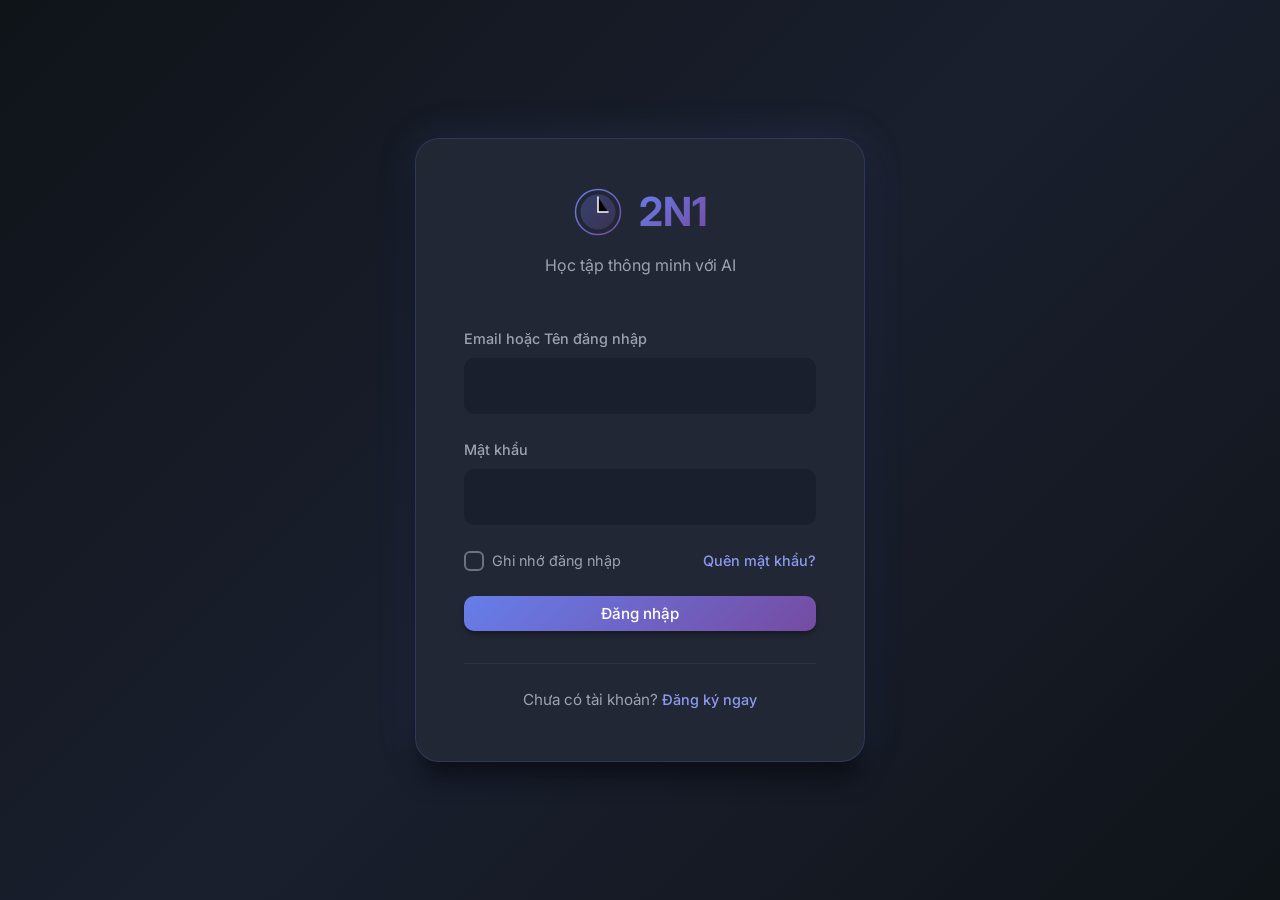
<file: index.html>
<!DOCTYPE html>
<html lang="vi">
<head>
    <meta charset="UTF-8">
    <meta name="viewport" content="width=device-width, initial-scale=1.0">
    <title>2N1 - Học Tập Thông Minh</title>
    <meta name="description" content="Ứng dụng học tập thông minh với AI, giúp bạn tập trung và quản lý thời gian hiệu quả">
    <link rel="stylesheet" href="public/css/main.css">
    <link rel="stylesheet" href="public/css/auth.css">
    <link href="https://fonts.googleapis.com/css2?family=Inter:wght@300;400;500;600;700&display=swap" rel="stylesheet">
</head>
<body>
    <!-- Particle Background Effect -->
    <div id="particles-bg"></div>
    
    <!-- Login Container -->
    <div class="auth-container">
        <div class="auth-card">
            <div class="auth-header">
                <div class="logo-container">
                    <svg class="logo-icon" viewBox="0 0 100 100" xmlns="http://www.w3.org/2000/svg">
                        <circle cx="50" cy="50" r="45" fill="none" stroke="url(#gradient1)" stroke-width="3"/>
                        <circle cx="50" cy="50" r="35" fill="url(#gradient2)"/>
                        <path d="M50 20 L50 50 L70 50" stroke="white" stroke-width="3" stroke-linecap="round"/>
                        <defs>
                            <linearGradient id="gradient1" x1="0%" y1="0%" x2="100%" y2="100%">
                                <stop offset="0%" style="stop-color:#667eea;stop-opacity:1" />
                                <stop offset="100%" style="stop-color:#764ba2;stop-opacity:1" />
                            </linearGradient>
                            <linearGradient id="gradient2" x1="0%" y1="0%" x2="100%" y2="100%">
                                <stop offset="0%" style="stop-color:#667eea;stop-opacity:0.3" />
                                <stop offset="100%" style="stop-color:#764ba2;stop-opacity:0.3" />
                            </linearGradient>
                        </defs>
                    </svg>
                    <h1 class="logo-text">2N1</h1>
                </div>
                <p class="auth-subtitle">Học tập thông minh với AI</p>
            </div>

            <form id="loginForm" class="auth-form">
                <div class="form-group">
                    <label for="loginEmail">Email hoặc Tên đăng nhập</label>
                    <input type="text" id="loginEmail" name="email" required autocomplete="username">
                    <span class="input-highlight"></span>
                </div>

                <div class="form-group">
                    <label for="loginPassword">Mật khẩu</label>
                    <input type="password" id="loginPassword" name="password" required autocomplete="current-password">
                    <span class="input-highlight"></span>
                </div>

                <div class="form-options">
                    <label class="checkbox-label">
                        <input type="checkbox" id="rememberMe">
                        <span class="checkbox-custom"></span>
                        <span class="checkbox-text">Ghi nhớ đăng nhập</span>
                    </label>
                    <a href="forgot-password.html" class="link-text">Quên mật khẩu?</a>
                </div>

                <div id="loginError" class="error-message"></div>

                <button type="submit" class="btn btn-primary">
                    <span class="btn-text">Đăng nhập</span>
                    <span class="btn-loader"></span>
                </button>
            </form>

            <div class="auth-footer">
                <p>Chưa có tài khoản? <a href="register.html" class="link-text">Đăng ký ngay</a></p>
            </div>
        </div>
    </div>

    <script src="public/js/particles.js"></script>
    <script src="public/js/storage.js"></script>
    <script src="public/js/auth.js"></script>
</body>
</html>
</file>
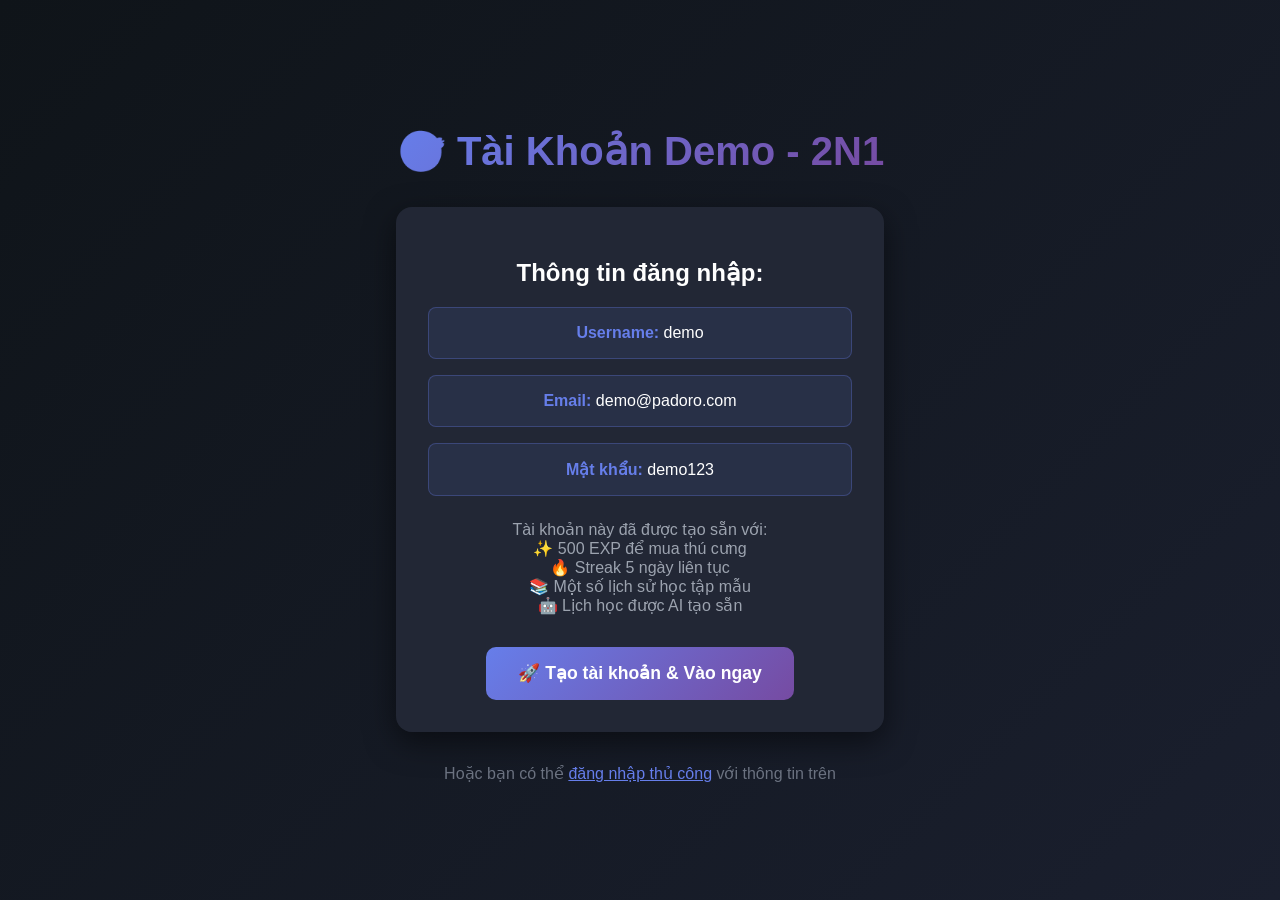
<file: demo.html>
<!DOCTYPE html>
<html lang="vi">

<head>
    <meta charset="UTF-8">
    <meta name="viewport" content="width=device-width, initial-scale=1.0">
    <title>Demo Account - 2N1</title>
    <style>
        body {
            margin: 0;
            padding: 0;
            font-family: 'Inter', sans-serif;
            background: linear-gradient(135deg, #0f1419 0%, #1a1f2e 100%);
            color: white;
            display: flex;
            align-items: center;
            justify-content: center;
            min-height: 100vh;
        }

        .container {
            text-align: center;
            padding: 2rem;
        }

        h1 {
            font-size: 2.5rem;
            margin-bottom: 1rem;
            background: linear-gradient(135deg, #667eea, #764ba2);
            -webkit-background-clip: text;
            -webkit-text-fill-color: transparent;
        }

        .info {
            background: rgba(35, 41, 54, 0.95);
            padding: 2rem;
            border-radius: 16px;
            max-width: 500px;
            margin: 2rem auto;
            box-shadow: 0 10px 30px rgba(0, 0, 0, 0.5);
        }

        .credential {
            background: rgba(102, 126, 234, 0.1);
            padding: 1rem;
            border-radius: 8px;
            margin: 1rem 0;
            border: 1px solid rgba(102, 126, 234, 0.3);
        }

        .credential strong {
            color: #667eea;
        }

        .btn {
            display: inline-block;
            padding: 1rem 2rem;
            background: linear-gradient(135deg, #667eea, #764ba2);
            color: white;
            text-decoration: none;
            border-radius: 10px;
            font-weight: 600;
            font-size: 1.1rem;
            margin-top: 1rem;
            transition: transform 0.2s;
            cursor: pointer;
            border: none;
            font-family: inherit;
        }

        .btn:hover {
            transform: translateY(-2px);
            box-shadow: 0 10px 20px rgba(102, 126, 234, 0.4);
        }

        .loader {
            display: none;
            width: 40px;
            height: 40px;
            border: 4px solid rgba(255, 255, 255, 0.1);
            border-top-color: #667eea;
            border-radius: 50%;
            animation: spin 0.8s linear infinite;
            margin: 2rem auto;
        }

        @keyframes spin {
            to {
                transform: rotate(360deg);
            }
        }

        .success {
            color: #10b981;
            font-size: 1.2rem;
            margin: 1rem 0;
            display: none;
        }
    </style>
</head>

<body>
    <div class="container">
        <h1>🎯 Tài Khoản Demo - 2N1</h1>

        <div class="info">
            <h2>Thông tin đăng nhập:</h2>

            <div class="credential">
                <strong>Username:</strong> demo
            </div>

            <div class="credential">
                <strong>Email:</strong> demo@padoro.com
            </div>

            <div class="credential">
                <strong>Mật khẩu:</strong> demo123
            </div>

            <p style="color: #9ca3af; margin-top: 1.5rem;">
                Tài khoản này đã được tạo sẵn với:<br>
                ✨ 500 EXP để mua thú cưng<br>
                🔥 Streak 5 ngày liên tục<br>
                📚 Một số lịch sử học tập mẫu<br>
                🤖 Lịch học được AI tạo sẵn
            </p>

            <div class="loader" id="loader"></div>
            <div class="success" id="success">✅ Đã tạo tài khoản và đăng nhập!</div>

            <button class="btn" id="createBtn" onclick="createAndLogin()">
                🚀 Tạo tài khoản & Vào ngay
            </button>
        </div>

        <p style="color: #6b7280; margin-top: 2rem;">
            Hoặc bạn có thể <a href="index.html" style="color: #667eea;">đăng nhập thủ công</a> với thông tin trên
        </p>
    </div>

    <script src="public/js/storage.js"></script>
    <script>
        function createAndLogin() {
            const btn = document.getElementById('createBtn');
            const loader = document.getElementById('loader');
            const success = document.getElementById('success');

            btn.style.display = 'none';
            loader.style.display = 'block';

            // Check if demo account already exists
            const existingUser = Storage.findUser('demo');

            if (!existingUser) {
                // Create demo account with sample data
                const demoUser = {
                    id: Date.now().toString(),
                    username: 'demo',
                    email: 'demo@padoro.com',
                    password: 'demo123',
                    createdAt: new Date(Date.now() - 7 * 24 * 60 * 60 * 1000).toISOString(), // 7 days ago
                    exp: 500,
                    streak: 5,
                    lastActive: new Date().toISOString(),
                    settings: {
                        focusTime: 25,
                        shortBreak: 5,
                        longBreak: 15,
                        apiKey: ''
                    },
                    stats: {
                        totalSessions: 15,
                        totalMinutes: 375
                    },
                    pets: ['🐱', '🐶', '🐰'], // Has bought some pets
                    activePet: '🐶',
                    schedules: [
                        {
                            id: '1',
                            name: 'Lịch học tuần này',
                            createdAt: new Date().toISOString(),
                            data: {
                                monday: ['8:00-10:00 Toán - Đại số', '10:15-12:00 Lý - Cơ học', '14:00-16:00 Hóa - Hữu cơ'],
                                tuesday: ['8:00-10:00 Văn - Nghị luận', '10:15-12:00 Anh - Grammar', '14:00-16:00 Sử - Lịch sử Việt Nam'],
                                wednesday: ['8:00-10:00 Toán - Hình học', '10:15-12:00 Lý - Điện học', '14:00-16:00 Hóa - Vô cơ'],
                                thursday: ['8:00-10:00 Văn - Văn học', '10:15-12:00 Anh - Reading', '14:00-16:00 Địa - Địa lý tự nhiên'],
                                friday: ['8:00-10:00 Toán - Ôn tập', '10:15-12:00 Lý - Ôn tập', '14:00-16:00 Hóa - Ôn tập'],
                                saturday: ['9:00-11:00 Ôn tập tổng hợp', '14:00-16:00 Làm bài tập'],
                                sunday: ['Nghỉ ngơi - Đọc sách'],
                                advice: 'Hãy giữ nhịp độ học đều đặn, nghỉ ngơi đầy đủ để não bộ hấp thụ kiến thức tốt nhất!'
                            }
                        }
                    ],
                    history: [
                        { date: getDateString(-5), minutes: 75, exp: 15 },
                        { date: getDateString(-4), minutes: 100, exp: 20 },
                        { date: getDateString(-3), minutes: 50, exp: 10 },
                        { date: getDateString(-2), minutes: 80, exp: 16 },
                        { date: getDateString(-1), minutes: 70, exp: 14 }
                    ],
                    feedbacks: []
                };

                // Save to storage
                const users = Storage.getUsers();
                users.push(demoUser);
                Storage.saveUsers(users);
            }

            // Set as current user
            Storage.setCurrentUser('demo');

            // Show success
            setTimeout(() => {
                loader.style.display = 'none';
                success.style.display = 'block';

                // Redirect to app
                setTimeout(() => {
                    window.location.href = 'app.html';
                }, 1500);
            }, 1000);
        }

        function getDateString(daysOffset) {
            const date = new Date();
            date.setDate(date.getDate() + daysOffset);
            return date.toISOString().split('T')[0];
        }

        // Auto create and login if URL has ?auto parameter
        if (window.location.search.includes('auto')) {
            window.onload = () => {
                setTimeout(() => createAndLogin(), 500);
            };
        }
    </script>
</body>

</html>
</file>
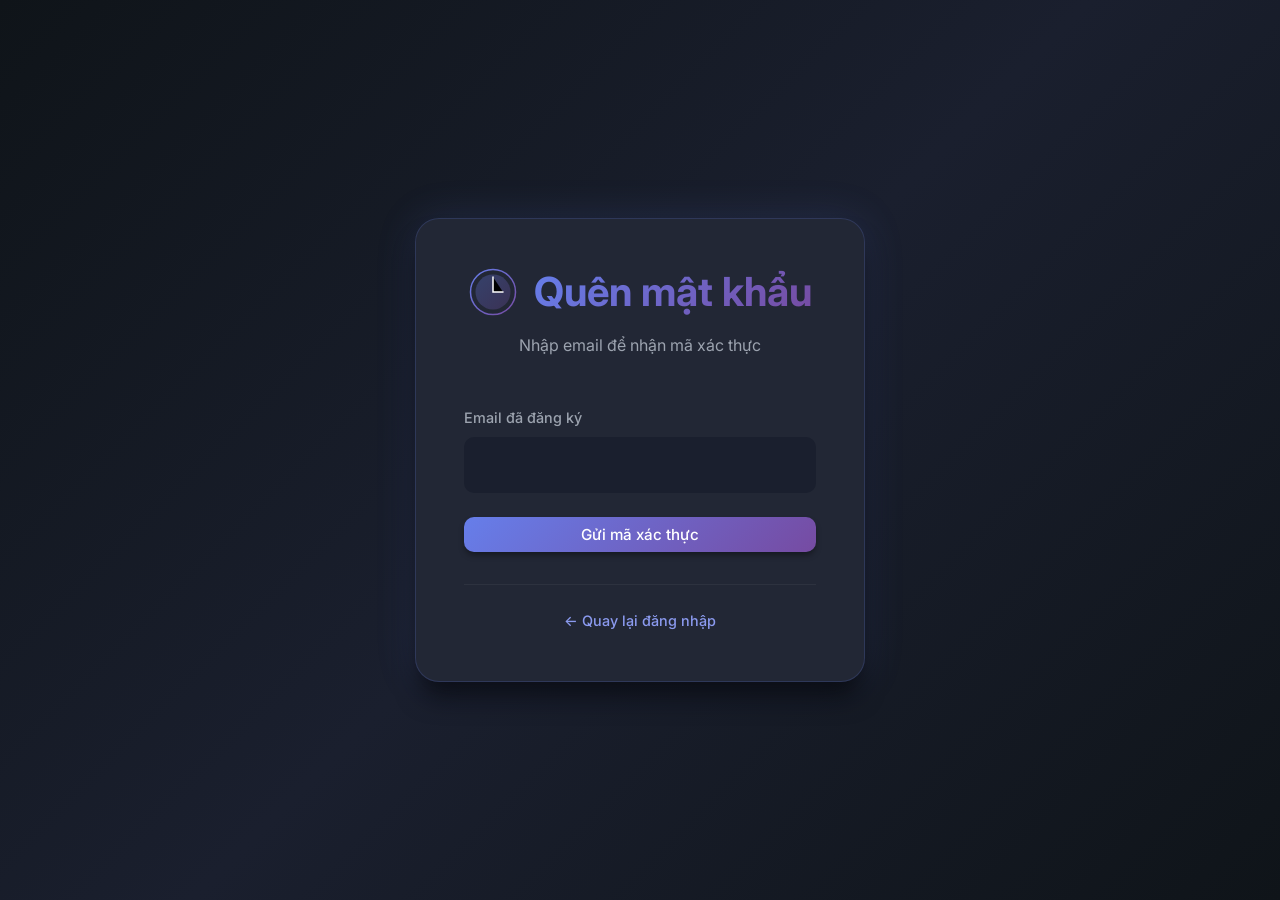
<file: forgot-password.html>
<!DOCTYPE html>
<html lang="vi">

<head>
    <meta charset="UTF-8">
    <meta name="viewport" content="width=device-width, initial-scale=1.0">
    <title>Quên mật khẩu - 2N1</title>
    <meta name="description" content="Khôi phục mật khẩu tài khoản 2N1">
    <link rel="stylesheet" href="public/css/main.css">
    <link rel="stylesheet" href="public/css/auth.css">
    <link href="https://fonts.googleapis.com/css2?family=Inter:wght@300;400;500;600;700&display=swap" rel="stylesheet">
</head>

<body>
    <!-- Particle Background Effect -->
    <div id="particles-bg"></div>

    <!-- Forgot Password Container -->
    <div class="auth-container">
        <div class="auth-card">
            <div class="auth-header">
                <div class="logo-container">
                    <svg class="logo-icon" viewBox="0 0 100 100" xmlns="http://www.w3.org/2000/svg">
                        <circle cx="50" cy="50" r="45" fill="none" stroke="url(#gradient1)" stroke-width="3" />
                        <circle cx="50" cy="50" r="35" fill="url(#gradient2)" />
                        <path d="M50 20 L50 50 L70 50" stroke="white" stroke-width="3" stroke-linecap="round" />
                        <defs>
                            <linearGradient id="gradient1" x1="0%" y1="0%" x2="100%" y2="100%">
                                <stop offset="0%" style="stop-color:#667eea;stop-opacity:1" />
                                <stop offset="100%" style="stop-color:#764ba2;stop-opacity:1" />
                            </linearGradient>
                            <linearGradient id="gradient2" x1="0%" y1="0%" x2="100%" y2="100%">
                                <stop offset="0%" style="stop-color:#667eea;stop-opacity:0.3" />
                                <stop offset="100%" style="stop-color:#764ba2;stop-opacity:0.3" />
                            </linearGradient>
                        </defs>
                    </svg>
                    <h1 class="logo-text">Quên mật khẩu</h1>
                </div>
                <p class="auth-subtitle">Nhập email để nhận mã xác thực</p>
            </div>

            <!-- Step 1: Request Code -->
            <form id="forgotPasswordForm" class="auth-form">
                <div class="form-group">
                    <label for="forgotEmail">Email đã đăng ký</label>
                    <input type="email" id="forgotEmail" name="email" required autocomplete="email">
                    <span class="input-highlight"></span>
                </div>

                <div id="forgotError" class="error-message"></div>
                <div id="forgotSuccess" class="success-message"></div>

                <button type="submit" class="btn btn-primary">
                    <span class="btn-text">Gửi mã xác thực</span>
                    <span class="btn-loader"></span>
                </button>
            </form>

            <!-- Step 2: Verify Code & Reset Password -->
            <form id="resetPasswordForm" class="auth-form" style="display: none;">
                <div class="form-group">
                    <label for="verificationCode">Mã xác thực (đã gửi vào email)</label>
                    <input type="text" id="verificationCode" name="code" required maxlength="6" autocomplete="off">
                    <span class="input-highlight"></span>
                    <small class="form-hint">Nhập mã 6 chữ số</small>
                </div>

                <div class="form-group">
                    <label for="newPassword">Mật khẩu mới</label>
                    <input type="password" id="newPassword" name="password" required minlength="6"
                        autocomplete="new-password">
                    <span class="input-highlight"></span>
                </div>

                <div class="form-group">
                    <label for="confirmNewPassword">Xác nhận mật khẩu mới</label>
                    <input type="password" id="confirmNewPassword" name="confirmPassword" required
                        autocomplete="new-password">
                    <span class="input-highlight"></span>
                </div>

                <div id="resetError" class="error-message"></div>
                <div id="resetSuccess" class="success-message"></div>

                <button type="submit" class="btn btn-primary">
                    <span class="btn-text">Đặt lại mật khẩu</span>
                    <span class="btn-loader"></span>
                </button>

                <button type="button" id="resendCodeBtn" class="btn btn-secondary">
                    <span class="btn-text">Gửi lại mã</span>
                </button>
            </form>

            <div class="auth-footer">
                <p><a href="index.html" class="link-text">← Quay lại đăng nhập</a></p>
            </div>
        </div>
    </div>

    <script src="public/js/particles.js"></script>
    <script src="public/js/storage.js"></script>
    <script src="public/js/auth.js"></script>
</body>

</html>
</file>
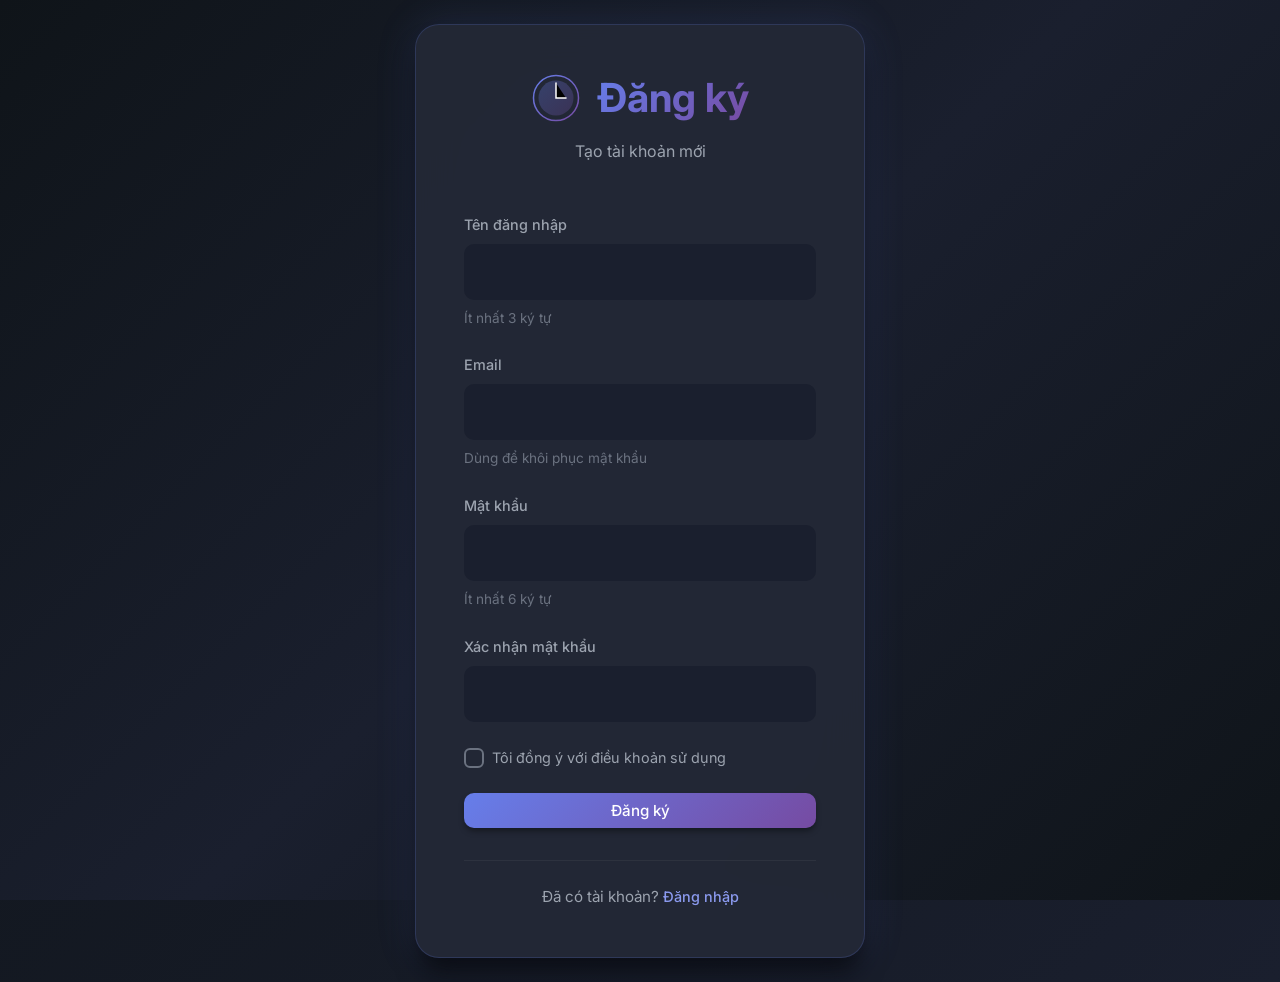
<file: register.html>
<!DOCTYPE html>
<html lang="vi">

<head>
    <meta charset="UTF-8">
    <meta name="viewport" content="width=device-width, initial-scale=1.0">
    <title>Đăng ký - 2N1</title>
    <meta name="description" content="Đăng ký tài khoản 2N1 để bắt đầu học tập thông minh với AI">
    <link rel="stylesheet" href="public/css/main.css">
    <link rel="stylesheet" href="public/css/auth.css">
    <link href="https://fonts.googleapis.com/css2?family=Inter:wght@300;400;500;600;700&display=swap" rel="stylesheet">
</head>

<body>
    <!-- Particle Background Effect -->
    <div id="particles-bg"></div>

    <!-- Register Container -->
    <div class="auth-container">
        <div class="auth-card">
            <div class="auth-header">
                <div class="logo-container">
                    <svg class="logo-icon" viewBox="0 0 100 100" xmlns="http://www.w3.org/2000/svg">
                        <circle cx="50" cy="50" r="45" fill="none" stroke="url(#gradient1)" stroke-width="3" />
                        <circle cx="50" cy="50" r="35" fill="url(#gradient2)" />
                        <path d="M50 20 L50 50 L70 50" stroke="white" stroke-width="3" stroke-linecap="round" />
                        <defs>
                            <linearGradient id="gradient1" x1="0%" y1="0%" x2="100%" y2="100%">
                                <stop offset="0%" style="stop-color:#667eea;stop-opacity:1" />
                                <stop offset="100%" style="stop-color:#764ba2;stop-opacity:1" />
                            </linearGradient>
                            <linearGradient id="gradient2" x1="0%" y1="0%" x2="100%" y2="100%">
                                <stop offset="0%" style="stop-color:#667eea;stop-opacity:0.3" />
                                <stop offset="100%" style="stop-color:#764ba2;stop-opacity:0.3" />
                            </linearGradient>
                        </defs>
                    </svg>
                    <h1 class="logo-text">Đăng ký</h1>
                </div>
                <p class="auth-subtitle">Tạo tài khoản mới</p>
            </div>

            <form id="registerForm" class="auth-form">
                <div class="form-group">
                    <label for="registerUsername">Tên đăng nhập</label>
                    <input type="text" id="registerUsername" name="username" required minlength="3"
                        autocomplete="username">
                    <span class="input-highlight"></span>
                    <small class="form-hint">Ít nhất 3 ký tự</small>
                </div>

                <div class="form-group">
                    <label for="registerEmail">Email</label>
                    <input type="email" id="registerEmail" name="email" required autocomplete="email">
                    <span class="input-highlight"></span>
                    <small class="form-hint">Dùng để khôi phục mật khẩu</small>
                </div>

                <div class="form-group">
                    <label for="registerPassword">Mật khẩu</label>
                    <input type="password" id="registerPassword" name="password" required minlength="6"
                        autocomplete="new-password">
                    <span class="input-highlight"></span>
                    <small class="form-hint">Ít nhất 6 ký tự</small>
                </div>

                <div class="form-group">
                    <label for="registerConfirmPassword">Xác nhận mật khẩu</label>
                    <input type="password" id="registerConfirmPassword" name="confirmPassword" required
                        autocomplete="new-password">
                    <span class="input-highlight"></span>
                </div>

                <div class="form-options">
                    <label class="checkbox-label">
                        <input type="checkbox" id="agreeTerms" required>
                        <span class="checkbox-custom"></span>
                        <span class="checkbox-text">Tôi đồng ý với điều khoản sử dụng</span>
                    </label>
                </div>

                <div id="registerError" class="error-message"></div>
                <div id="registerSuccess" class="success-message"></div>

                <button type="submit" class="btn btn-primary">
                    <span class="btn-text">Đăng ký</span>
                    <span class="btn-loader"></span>
                </button>
            </form>

            <div class="auth-footer">
                <p>Đã có tài khoản? <a href="index.html" class="link-text">Đăng nhập</a></p>
            </div>
        </div>
    </div>

    <script src="public/js/particles.js"></script>
    <script src="public/js/storage.js"></script>
    <script src="public/js/auth.js"></script>
</body>

</html>
</file>
<file: public/css/main.css>
/* ===== GLOBAL STYLES ===== */
:root {
    /* Focus-promoting colors - Calming blues and purples */
    --primary: #667eea;
    --primary-dark: #5568d3;
    --primary-light: #8b9aef;
    --secondary: #764ba2;
    --accent: #f093fb;
    
    /* Neutral colors */
    --bg-primary: #0f1419;
    --bg-secondary: #1a1f2e;
    --bg-card: #232936;
    --bg-hover: #2d3548;
    
    /* Text colors */
    --text-primary: #e8eaed;
    --text-secondary: #9ca3af;
    --text-muted: #6b7280;
    
    /* Status colors */
    --success: #10b981;
    --warning: #f59e0b;
    --error: #ef4444;
    --info: #3b82f6;
    
    /* Shadows and effects */
    --shadow-sm: 0 1px 2px 0 rgba(0, 0, 0, 0.3);
    --shadow-md: 0 4px 6px -1px rgba(0, 0, 0, 0.4);
    --shadow-lg: 0 10px 15px -3px rgba(0, 0, 0, 0.5);
    --shadow-xl: 0 20px 25px -5px rgba(0, 0, 0, 0.6);
    --shadow-glow: 0 0 20px rgba(102, 126, 234, 0.4);
    
    /* Transitions */
    --transition-fast: 150ms ease;
    --transition-base: 250ms ease;
    --transition-slow: 350ms ease;
    
    /* Border radius */
    --radius-sm: 6px;
    --radius-md: 10px;
    --radius-lg: 16px;
    --radius-xl: 24px;
    --radius-full: 9999px;
    
    /* Spacing */
    --space-xs: 0.25rem;
    --space-sm: 0.5rem;
    --space-md: 1rem;
    --space-lg: 1.5rem;
    --space-xl: 2rem;
    --space-2xl: 3rem;
}

* {
    margin: 0;
    padding: 0;
    box-sizing: border-box;
}

html {
    font-size: 16px;
    scroll-behavior: smooth;
}

body {
    font-family: 'Inter', -apple-system, BlinkMacSystemFont, 'Segoe UI', sans-serif;
    background: linear-gradient(135deg, var(--bg-primary) 0%, var(--bg-secondary) 100%);
    color: var(--text-primary);
    line-height: 1.6;
    min-height: 100vh;
    overflow-x: hidden;
    -webkit-font-smoothing: antialiased;
    -moz-osx-font-smoothing: grayscale;
}

/* ===== TYPOGRAPHY ===== */
h1, h2, h3, h4, h5, h6 {
    font-weight: 600;
    line-height: 1.2;
    color: var(--text-primary);
}

h1 { font-size: 2.5rem; }
h2 { font-size: 2rem; }
h3 { font-size: 1.5rem; }
h4 { font-size: 1.25rem; }
h5 { font-size: 1.125rem; }
h6 { font-size: 1rem; }

p {
    margin-bottom: var(--space-md);
}

a {
    color: var(--primary-light);
    text-decoration: none;
    transition: color var(--transition-fast);
}

a:hover {
    color: var(--primary);
}

/* ===== BUTTONS ===== */
.btn {
    display: inline-flex;
    align-items: center;
    justify-content: center;
    gap: var(--space-sm);
    padding: var(--space-sm) var(--space-lg);
    font-size: 0.95rem;
    font-weight: 500;
    border: none;
    border-radius: var(--radius-md);
    cursor: pointer;
    transition: all var(--transition-base);
    position: relative;
    overflow: hidden;
    font-family: inherit;
}

.btn::before {
    content: '';
    position: absolute;
    top: 50%;
    left: 50%;
    width: 0;
    height: 0;
    border-radius: 50%;
    background: rgba(255, 255, 255, 0.1);
    transform: translate(-50%, -50%);
    transition: width var(--transition-slow), height var(--transition-slow);
}

.btn:hover::before {
    width: 300px;
    height: 300px;
}

.btn:active {
    transform: scale(0.97);
}

.btn-primary {
    background: linear-gradient(135deg, var(--primary) 0%, var(--secondary) 100%);
    color: white;
    box-shadow: var(--shadow-md);
}

.btn-primary:hover {
    box-shadow: var(--shadow-lg), var(--shadow-glow);
    transform: translateY(-2px);
}

.btn-secondary {
    background: var(--bg-card);
    color: var(--text-primary);
    border: 1px solid var(--bg-hover);
}

.btn-secondary:hover {
    background: var(--bg-hover);
}

.btn-outline {
    background: transparent;
    color: var(--primary);
    border: 2px solid var(--primary);
}

.btn-outline:hover {
    background: var(--primary);
    color: white;
}

.btn-large {
    padding: var(--space-md) var(--space-xl);
    font-size: 1.1rem;
}

.btn-icon {
    padding: var(--space-sm);
    background: transparent;
    border: none;
    color: var(--text-secondary);
    cursor: pointer;
    border-radius: var(--radius-sm);
    transition: all var(--transition-fast);
}

.btn-icon svg {
    width: 20px;
    height: 20px;
}

.btn-icon:hover {
    background: var(--bg-hover);
    color: var(--text-primary);
}

.btn-ai {
    background: linear-gradient(135deg, #f093fb 0%, #f5576c 100%);
    color: white;
    animation: pulse 2s ease-in-out infinite;
}

@keyframes pulse {
    0%, 100% { opacity: 1; }
    50% { opacity: 0.8; }
}

/* Button loading state */
.btn.loading {
    pointer-events: none;
    opacity: 0.7;
}

.btn-loader {
    display: none;
    width: 16px;
    height: 16px;
    border: 2px solid transparent;
    border-top-color: currentColor;
    border-radius: 50%;
    animation: spin 0.6s linear infinite;
}

.btn.loading .btn-text {
    display: none;
}

.btn.loading .btn-loader {
    display: block;
}

@keyframes spin {
    to { transform: rotate(360deg); }
}

/* ===== FORM ELEMENTS ===== */
input, textarea, select {
    width: 100%;
    padding: var(--space-md);
    background: var(--bg-card);
    border: 2px solid transparent;
    border-radius: var(--radius-md);
    color: var(--text-primary);
    font-family: inherit;
    font-size: 0.95rem;
    transition: all var(--transition-base);
}

input:focus, textarea:focus, select:focus {
    outline: none;
    border-color: var(--primary);
    background: var(--bg-secondary);
    box-shadow: 0 0 0 3px rgba(102, 126, 234, 0.1);
}

input::placeholder, textarea::placeholder {
    color: var(--text-muted);
}

/* ===== CARDS ===== */
.card {
    background: var(--bg-card);
    border-radius: var(--radius-lg);
    padding: var(--space-xl);
    box-shadow: var(--shadow-md);
    transition: all var(--transition-base);
}

.card:hover {
    box-shadow: var(--shadow-lg);
    transform: translateY(-2px);
}

/* ===== UTILITIES ===== */
.container {
    width: 100%;
    max-width: 1200px;
    margin: 0 auto;
    padding: 0 var(--space-lg);
}

.flex {
    display: flex;
}

.flex-col {
    flex-direction: column;
}

.items-center {
    align-items: center;
}

.justify-between {
    justify-content: space-between;
}

.gap-sm { gap: var(--space-sm); }
.gap-md { gap: var(--space-md); }
.gap-lg { gap: var(--space-lg); }

.text-center {
    text-align: center;
}

.text-muted {
    color: var(--text-muted);
}

.mb-sm { margin-bottom: var(--space-sm); }
.mb-md { margin-bottom: var(--space-md); }
.mb-lg { margin-bottom: var(--space-lg); }

.mt-sm { margin-top: var(--space-sm); }
.mt-md { margin-top: var(--space-md); }
.mt-lg { margin-top: var(--space-lg); }

/* ===== ANIMATIONS ===== */
@keyframes fadeIn {
    from {
        opacity: 0;
        transform: translateY(20px);
    }
    to {
        opacity: 1;
        transform: translateY(0);
    }
}

@keyframes slideInRight {
    from {
        opacity: 0;
        transform: translateX(30px);
    }
    to {
        opacity: 1;
        transform: translateX(0);
    }
}

@keyframes scaleIn {
    from {
        opacity: 0;
        transform: scale(0.9);
    }
    to {
        opacity: 1;
        transform: scale(1);
    }
}

.fade-in {
    animation: fadeIn 0.5s ease-out;
}

.slide-in {
    animation: slideInRight 0.5s ease-out;
}

.scale-in {
    animation: scaleIn 0.3s ease-out;
}

/* ===== LOADING STATES ===== */
.loader {
    width: 40px;
    height: 40px;
    border: 4px solid var(--bg-hover);
    border-top-color: var(--primary);
    border-radius: 50%;
    animation: spin 0.8s linear infinite;
}

.loading {
    display: flex;
    flex-direction: column;
    align-items: center;
    gap: var(--space-md);
    padding: var(--space-2xl);
}

.loading p {
    color: var(--text-secondary);
    margin: 0;
}

/* ===== SCROLLBAR ===== */
::-webkit-scrollbar {
    width: 10px;
    height: 10px;
}

::-webkit-scrollbar-track {
    background: var(--bg-secondary);
}

::-webkit-scrollbar-thumb {
    background: var(--bg-hover);
    border-radius: var(--radius-full);
}

::-webkit-scrollbar-thumb:hover {
    background: var(--primary);
}

/* ===== RESPONSIVE ===== */
@media (max-width: 768px) {
    html {
        font-size: 14px;
    }
    
    h1 { font-size: 2rem; }
    h2 { font-size: 1.75rem; }
    h3 { font-size: 1.5rem; }
    
    .container {
        padding: 0 var(--space-md);
    }
}

@media (max-width: 480px) {
    html {
        font-size: 13px;
    }
}

/* Selection color */
::selection {
    background: var(--primary);
    color: white;
}

::-moz-selection {
    background: var(--primary);
    color: white;
}
</file>
<file: public/css/auth.css>
/* ===== AUTHENTICATION PAGES ===== */

/* Particle Background */
#particles-bg {
    position: fixed;
    top: 0;
    left: 0;
    width: 100%;
    height: 100%;
    z-index: 0;
    background: linear-gradient(135deg, #0f1419 0%, #1a1f2e 50%, #0f1419 100%);
    overflow: hidden;
}

/* Auth Container */
.auth-container {
    position: relative;
    z-index: 1;
    min-height: 100vh;
    display: flex;
    align-items: center;
    justify-content: center;
    padding: var(--space-lg);
}

.auth-card {
    width: 100%;
    max-width: 450px;
    background: rgba(35, 41, 54, 0.95);
    backdrop-filter: blur(20px);
    border-radius: var(--radius-xl);
    padding: var(--space-2xl);
    box-shadow: var(--shadow-xl), 0 0 40px rgba(102, 126, 234, 0.15);
    border: 1px solid rgba(102, 126, 234, 0.2);
    animation: scaleIn 0.5s ease-out;
}

/* Header */
.auth-header {
    text-align: center;
    margin-bottom: var(--space-2xl);
}

.logo-container {
    display: flex;
    align-items: center;
    justify-content: center;
    gap: var(--space-md);
    margin-bottom: var(--space-md);
}

.logo-icon {
    width: 50px;
    height: 50px;
    animation: rotate 20s linear infinite;
}

@keyframes rotate {
    from {
        transform: rotate(0deg);
    }

    to {
        transform: rotate(360deg);
    }
}

.logo-text {
    font-size: 2.5rem;
    font-weight: 700;
    background: linear-gradient(135deg, var(--primary) 0%, var(--secondary) 100%);
    -webkit-background-clip: text;
    -webkit-text-fill-color: transparent;
    background-clip: text;
    margin: 0;
}

.auth-subtitle {
    color: var(--text-secondary);
    font-size: 1rem;
    margin: 0;
}

/* Form */
.auth-form {
    display: flex;
    flex-direction: column;
    gap: var(--space-lg);
}

.form-group {
    position: relative;
    display: flex;
    flex-direction: column;
    gap: var(--space-sm);
}

.form-group label {
    font-size: 0.9rem;
    font-weight: 500;
    color: var(--text-secondary);
}

.form-group input {
    padding: var(--space-md);
    background: var(--bg-secondary);
    border: 2px solid transparent;
    border-radius: var(--radius-md);
    color: var(--text-primary);
    font-size: 1rem;
    transition: all var(--transition-base);
}

.form-group input:focus {
    border-color: var(--primary);
    background: var(--bg-card);
    box-shadow: 0 0 0 3px rgba(102, 126, 234, 0.1);
}

.form-group input:focus+.input-highlight {
    transform: scaleX(1);
}

.input-highlight {
    position: absolute;
    bottom: 0;
    left: 0;
    width: 100%;
    height: 2px;
    background: linear-gradient(90deg, var(--primary), var(--secondary));
    transform: scaleX(0);
    transition: transform var(--transition-base);
}

.form-hint {
    font-size: 0.85rem;
    color: var(--text-muted);
}

/* Form Options */
.form-options {
    display: flex;
    align-items: center;
    justify-content: space-between;
    gap: var(--space-md);
    flex-wrap: wrap;
}

.checkbox-label {
    display: flex;
    align-items: center;
    gap: var(--space-sm);
    cursor: pointer;
    user-select: none;
}

.checkbox-label input[type="checkbox"] {
    display: none;
}

.checkbox-custom {
    width: 20px;
    height: 20px;
    border: 2px solid var(--text-muted);
    border-radius: var(--radius-sm);
    position: relative;
    transition: all var(--transition-fast);
}

.checkbox-label input[type="checkbox"]:checked+.checkbox-custom {
    background: linear-gradient(135deg, var(--primary), var(--secondary));
    border-color: var(--primary);
}

.checkbox-label input[type="checkbox"]:checked+.checkbox-custom::after {
    content: '✓';
    position: absolute;
    top: 50%;
    left: 50%;
    transform: translate(-50%, -50%);
    color: white;
    font-size: 14px;
    font-weight: bold;
}

.checkbox-text {
    font-size: 0.9rem;
    color: var(--text-secondary);
}

.link-text {
    font-size: 0.9rem;
    color: var(--primary-light);
    font-weight: 500;
    transition: color var(--transition-fast);
}

.link-text:hover {
    color: var(--primary);
    text-decoration: underline;
}

/* Messages */
.error-message,
.success-message {
    padding: var(--space-md);
    border-radius: var(--radius-md);
    font-size: 0.9rem;
    display: none;
    animation: slideInRight 0.3s ease-out;
}

.error-message {
    background: rgba(239, 68, 68, 0.1);
    border: 1px solid rgba(239, 68, 68, 0.3);
    color: #fca5a5;
}

.success-message {
    background: rgba(16, 185, 129, 0.1);
    border: 1px solid rgba(16, 185, 129, 0.3);
    color: #6ee7b7;
}

.error-message.show,
.success-message.show {
    display: block;
}

/* Footer */
.auth-footer {
    margin-top: var(--space-xl);
    text-align: center;
    padding-top: var(--space-lg);
    border-top: 1px solid rgba(255, 255, 255, 0.05);
}

.auth-footer p {
    color: var(--text-secondary);
    font-size: 0.95rem;
    margin: 0;
}

/* Responsive */
@media (max-width: 480px) {
    .auth-card {
        padding: var(--space-xl);
    }

    .logo-text {
        font-size: 2rem;
    }

    .form-options {
        flex-direction: column;
        align-items: flex-start;
    }
}

/* Loading animation on submit */
.auth-form button[type="submit"]:disabled {
    opacity: 0.6;
    cursor: not-allowed;
}

/* Forgot password specific */
.btn-secondary {
    margin-top: var(--space-sm);
}
</file>
